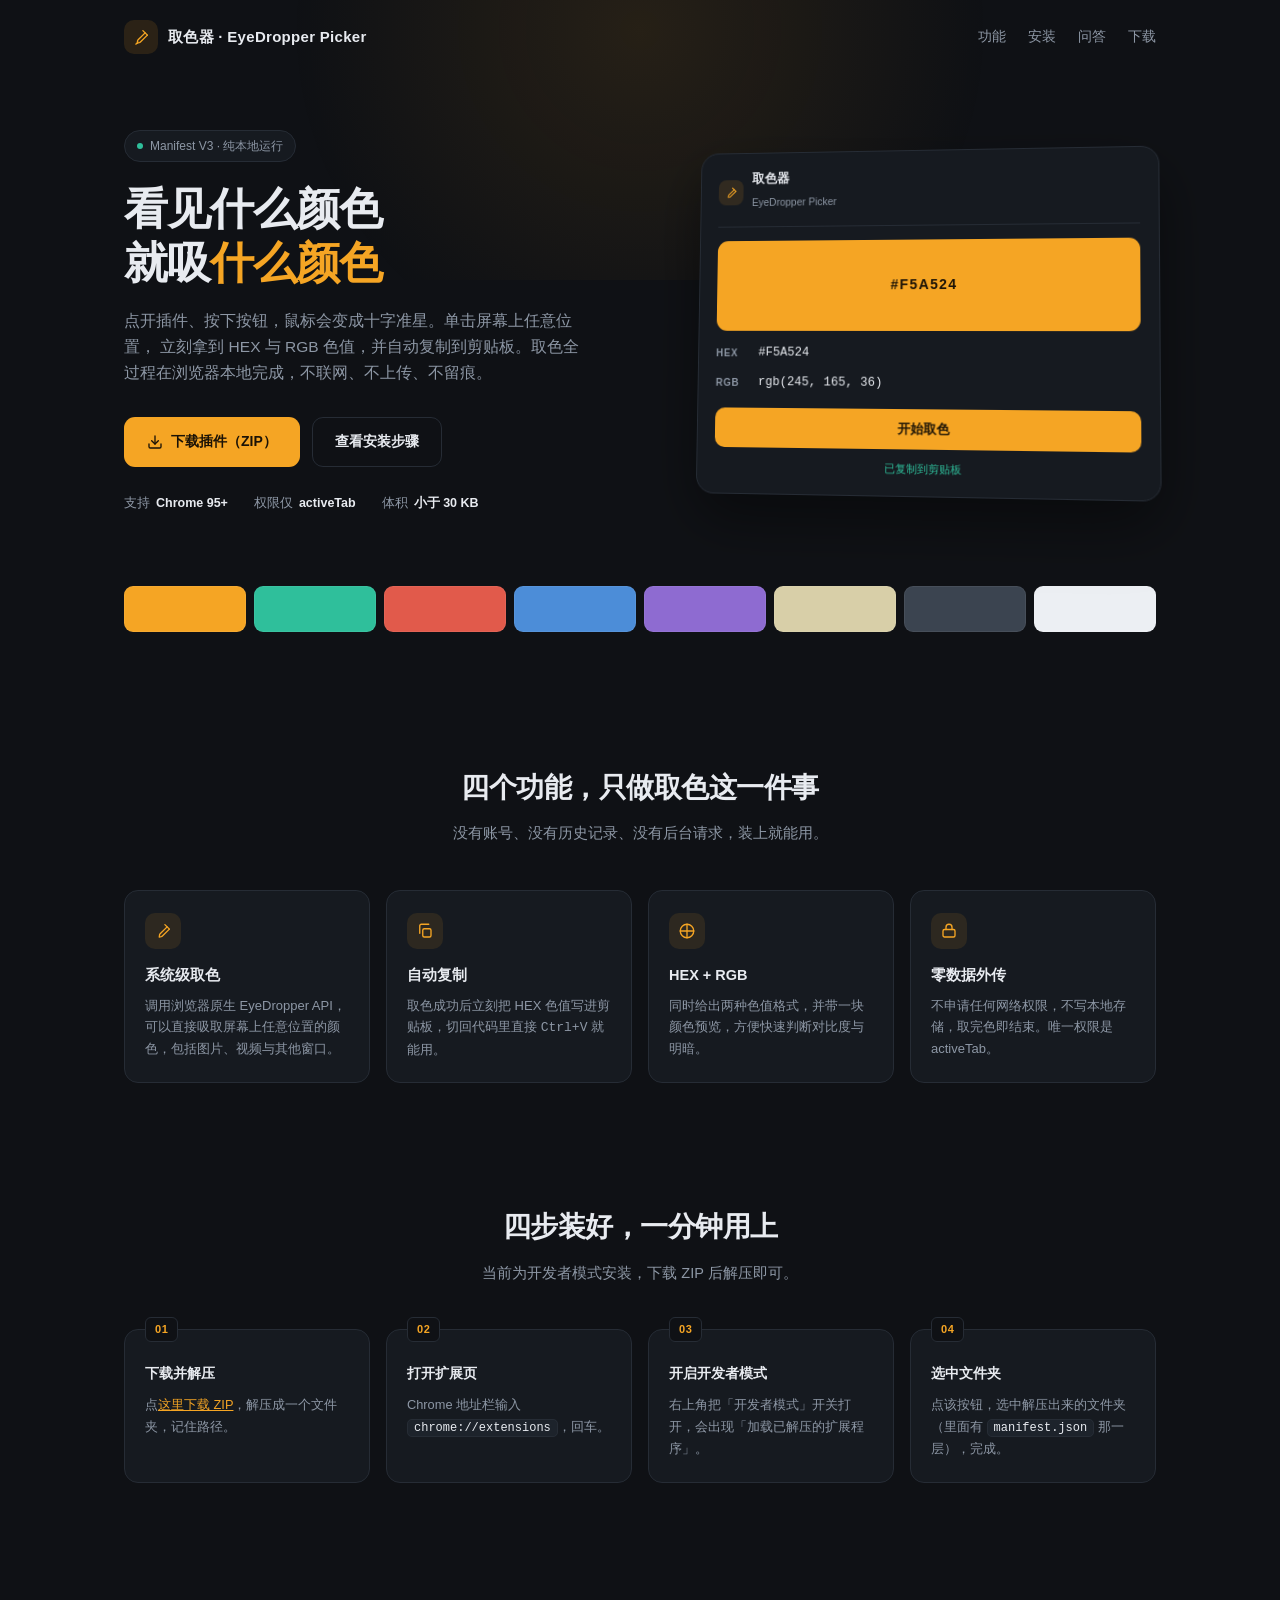
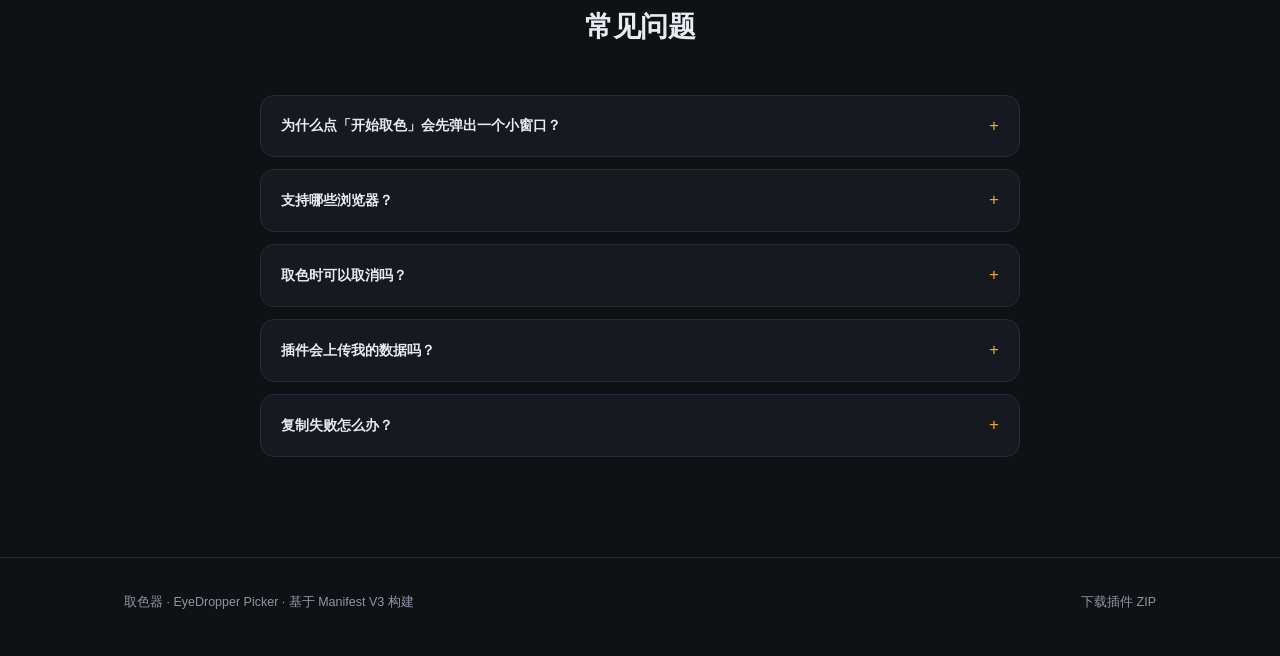
<file: index.html>
<!DOCTYPE html>
<html lang="zh-CN">
<head>
<meta charset="UTF-8" />
<meta name="viewport" content="width=device-width, initial-scale=1.0" />
<title>取色器 · EyeDropper Picker | 一键吸取屏幕颜色</title>
<meta name="description" content="基于 Manifest V3 的浏览器取色插件，一键吸取屏幕上任意位置的颜色，自动复制 HEX / RGB 色值。纯本地运行，不上传任何数据。" />
<style>
  * { box-sizing: border-box; margin: 0; padding: 0; }

  :root {
    --bg: #0f1115;
    --panel: #161a20;
    --panel-2: #1d232b;
    --border: #262c35;
    --text: #e8ebf0;
    --dim: #8d97a5;
    --accent: #f5a524;
    --ok: #2fbf9b;
    --radius: 14px;
  }

  html { scroll-behavior: smooth; }

  body {
    background: var(--bg);
    color: var(--text);
    font-family: -apple-system, BlinkMacSystemFont, "Segoe UI", "PingFang SC",
      "Hiragino Sans GB", "Microsoft YaHei", sans-serif;
    line-height: 1.7;
    -webkit-font-smoothing: antialiased;
    overflow-x: hidden;
  }

  /* 背景里的柔和光斑，不使用蓝紫渐变 */
  body::before {
    content: "";
    position: fixed;
    top: -220px;
    left: 50%;
    transform: translateX(-50%);
    width: 900px;
    height: 500px;
    background: radial-gradient(circle, rgba(245, 165, 36, 0.10) 0%, rgba(245, 165, 36, 0) 68%);
    pointer-events: none;
    z-index: 0;
  }

  .wrap { max-width: 1080px; margin: 0 auto; padding: 0 24px; position: relative; z-index: 1; }

  /* ===== 导航 ===== */
  nav {
    display: flex;
    align-items: center;
    gap: 12px;
    padding: 20px 0;
  }

  .brand { display: flex; align-items: center; gap: 10px; font-weight: 700; font-size: 15px; letter-spacing: .3px; }

  .brand .mark {
    width: 34px; height: 34px; border-radius: 10px;
    background: rgba(245, 165, 36, .12);
    display: grid; place-items: center;
    color: var(--accent);
  }

  .brand svg { width: 18px; height: 18px; }

  nav .links { margin-left: auto; display: flex; gap: 22px; align-items: center; }

  nav a {
    color: var(--dim); text-decoration: none; font-size: 13.5px;
    transition: color .15s;
  }

  nav a:hover { color: var(--text); }

  /* ===== Hero ===== */
  .hero {
    display: grid;
    grid-template-columns: 1.05fr .95fr;
    gap: 56px;
    align-items: center;
    padding: 56px 0 72px;
  }

  .badge {
    display: inline-flex; align-items: center; gap: 7px;
    border: 1px solid var(--border);
    background: var(--panel);
    color: var(--dim);
    font-size: 12px;
    padding: 5px 12px;
    border-radius: 100px;
    margin-bottom: 20px;
  }

  .badge i {
    width: 6px; height: 6px; border-radius: 50%;
    background: var(--ok); display: block;
  }

  h1 {
    font-size: 44px;
    line-height: 1.22;
    letter-spacing: -1px;
    font-weight: 700;
  }

  h1 em {
    font-style: normal;
    color: var(--accent);
  }

  .lead {
    margin-top: 18px;
    color: var(--dim);
    font-size: 15.5px;
    max-width: 460px;
  }

  .actions { display: flex; gap: 12px; margin-top: 30px; flex-wrap: wrap; }

  .btn {
    display: inline-flex; align-items: center; gap: 8px;
    padding: 12px 22px;
    border-radius: 11px;
    font-size: 14px;
    font-weight: 600;
    text-decoration: none;
    transition: all .18s;
    border: 1px solid transparent;
  }

  .btn.primary { background: var(--accent); color: #1a1206; }
  .btn.primary:hover { background: #ffb84d; transform: translateY(-1px); }

  .btn.ghost {
    background: transparent; color: var(--text); border-color: var(--border);
  }
  .btn.ghost:hover { border-color: #39414d; background: var(--panel); }

  .btn svg { width: 16px; height: 16px; }

  .meta { margin-top: 26px; display: flex; gap: 26px; flex-wrap: wrap; color: var(--dim); font-size: 12.5px; }
  .meta span { display: inline-flex; align-items: center; gap: 6px; }
  .meta b { color: var(--text); font-weight: 600; }

  /* ===== 插件界面模拟 ===== */
  .mockup {
    background: var(--panel);
    border: 1px solid var(--border);
    border-radius: 18px;
    padding: 18px;
    box-shadow: 0 24px 60px rgba(0, 0, 0, .45);
    transform: perspective(1000px) rotateY(-6deg) rotateX(3deg);
    transition: transform .5s ease;
  }

  .mockup:hover { transform: perspective(1000px) rotateY(0) rotateX(0); }

  .mock-head { display: flex; align-items: center; gap: 9px; padding-bottom: 13px; border-bottom: 1px solid var(--border); }
  .mock-head .dot { width: 26px; height: 26px; border-radius: 8px; background: rgba(245,165,36,.12); color: var(--accent); display: grid; place-items: center; }
  .mock-head .dot svg { width: 14px; height: 14px; }
  .mock-head strong { font-size: 13px; display: block; line-height: 1.3; }
  .mock-head small { font-size: 10.5px; color: var(--dim); }

  .mock-swatch {
    height: 92px; border-radius: 11px; margin-top: 14px;
    background: #f5a524;
    display: grid; place-items: center;
    font-weight: 700; font-size: 14px; letter-spacing: 1.4px;
    color: #1a1206;
  }

  .mock-values { margin-top: 12px; display: grid; gap: 9px; }
  .mock-row { display: flex; align-items: center; gap: 10px; }
  .mock-row small { width: 34px; font-size: 10px; letter-spacing: .8px; color: var(--dim); font-weight: 700; }
  .mock-row code {
    font-family: "SF Mono", "JetBrains Mono", Consolas, monospace;
    font-size: 12.5px;
  }

  .mock-btn {
    margin-top: 14px; height: 40px; border-radius: 10px;
    background: var(--accent); color: #1a1206;
    display: grid; place-items: center;
    font-size: 13px; font-weight: 700;
  }

  .mock-tip { margin-top: 10px; text-align: center; font-size: 11px; color: var(--ok); }

  /* ===== 色带装饰 ===== */
  .palette { display: grid; grid-template-columns: repeat(8, 1fr); gap: 8px; margin: 0 0 72px; }
  .palette div { height: 46px; border-radius: 9px; border: 1px solid rgba(255,255,255,.06); }

  /* ===== 通用区块 ===== */
  section { padding: 60px 0; }

  .sec-head { text-align: center; max-width: 620px; margin: 0 auto 44px; }
  .sec-head h2 { font-size: 28px; letter-spacing: -.5px; font-weight: 700; }
  .sec-head p { color: var(--dim); margin-top: 10px; font-size: 14.5px; }

  .grid { display: grid; grid-template-columns: repeat(4, 1fr); gap: 16px; }

  .card {
    background: var(--panel);
    border: 1px solid var(--border);
    border-radius: var(--radius);
    padding: 22px 20px;
    transition: border-color .2s, transform .2s;
  }

  .card:hover { border-color: #39414d; transform: translateY(-2px); }

  .card .ico {
    width: 36px; height: 36px; border-radius: 10px;
    background: rgba(245,165,36,.1); color: var(--accent);
    display: grid; place-items: center; margin-bottom: 14px;
  }
  .card .ico svg { width: 18px; height: 18px; }
  .card h3 { font-size: 14.5px; font-weight: 650; margin-bottom: 7px; }
  .card p { font-size: 13px; color: var(--dim); line-height: 1.65; }

  /* ===== 使用步骤 ===== */
  .steps { display: grid; grid-template-columns: repeat(4, 1fr); gap: 16px; counter-reset: step; }

  .step {
    position: relative;
    background: var(--panel);
    border: 1px solid var(--border);
    border-radius: var(--radius);
    padding: 26px 20px 22px;
  }

  .step::before {
    counter-increment: step;
    content: "0" counter(step);
    position: absolute;
    top: -13px; left: 20px;
    background: var(--bg);
    border: 1px solid var(--border);
    color: var(--accent);
    font-size: 11px;
    font-weight: 700;
    letter-spacing: .5px;
    padding: 2px 9px;
    border-radius: 6px;
  }

  .step h3 { font-size: 14px; margin: 6px 0 8px; }
  .step p { font-size: 12.8px; color: var(--dim); }
  .step code {
    background: var(--panel-2); border: 1px solid var(--border);
    padding: 1px 6px; border-radius: 5px;
    font-family: Consolas, monospace; font-size: 12px; color: var(--text);
  }

  /* ===== FAQ ===== */
  .faq { max-width: 760px; margin: 0 auto; display: grid; gap: 12px; }

  details {
    background: var(--panel);
    border: 1px solid var(--border);
    border-radius: var(--radius);
    padding: 16px 20px;
  }

  details[open] { border-color: #39414d; }

  summary {
    cursor: pointer;
    font-size: 13.8px;
    font-weight: 600;
    list-style: none;
    display: flex; align-items: center; justify-content: space-between; gap: 12px;
  }

  summary::-webkit-details-marker { display: none; }
  summary::after { content: "+"; color: var(--accent); font-size: 17px; font-weight: 400; }
  details[open] summary::after { content: "−"; }

  details p { margin-top: 11px; color: var(--dim); font-size: 13px; }

  /* ===== 页脚 ===== */
  footer {
    border-top: 1px solid var(--border);
    padding: 34px 0 44px;
    margin-top: 40px;
  }

  .foot { display: flex; align-items: center; justify-content: space-between; gap: 20px; flex-wrap: wrap; }
  .foot p { color: var(--dim); font-size: 12.5px; }
  .foot a { color: var(--dim); text-decoration: none; font-size: 12.5px; }
  .foot a:hover { color: var(--accent); }

  /* ===== 响应式 ===== */
  @media (max-width: 900px) {
    .hero { grid-template-columns: 1fr; gap: 40px; padding: 36px 0 56px; }
    h1 { font-size: 34px; }
    .mockup { transform: none; }
    .grid { grid-template-columns: repeat(2, 1fr); }
    .steps { grid-template-columns: repeat(2, 1fr); }
    .palette { grid-template-columns: repeat(4, 1fr); }
  }

  @media (max-width: 560px) {
    .wrap { padding: 0 18px; }
    nav .links { display: none; }
    h1 { font-size: 28px; }
    .lead { font-size: 14px; }
    .grid, .steps { grid-template-columns: 1fr; }
    section { padding: 44px 0; }
    .sec-head h2 { font-size: 22px; }
    .actions { flex-direction: column; align-items: stretch; }
    .actions .btn { width: 100%; justify-content: center; }
    .meta { gap: 14px; }
  }
</style>
</head>
<body>

<div class="wrap">
  <!-- 导航 -->
  <nav>
    <div class="brand">
      <span class="mark">
        <svg viewBox="0 0 24 24" fill="none" stroke="currentColor" stroke-width="1.8"
             stroke-linecap="round" stroke-linejoin="round">
          <path d="M14.5 3.5 20.5 9.5" />
          <path d="M17.5 6.5 8.2 15.8a3 3 0 0 0-.8 1.5L7 20l2.7-.4a3 3 0 0 0 1.5-.8l9.3-9.3" />
          <path d="M5.2 21.5c1.2-.5 2.2-1.5 2.7-2.7" />
        </svg>
      </span>
      取色器 · EyeDropper Picker
    </div>
    <div class="links">
      <a href="#features">功能</a>
      <a href="#usage">安装</a>
      <a href="#faq">问答</a>
      <a href="./eyedropper-picker.zip">下载</a>
    </div>
  </nav>

  <!-- Hero -->
  <header class="hero">
    <div>
      <div class="badge"><i></i> Manifest V3 · 纯本地运行</div>
      <h1>看见什么颜色<br />就吸<em>什么颜色</em></h1>
      <p class="lead">
        点开插件、按下按钮，鼠标会变成十字准星。单击屏幕上任意位置，
        立刻拿到 HEX 与 RGB 色值，并自动复制到剪贴板。取色全过程在浏览器本地完成，不联网、不上传、不留痕。
      </p>

      <div class="actions">
        <a class="btn primary" href="./eyedropper-picker.zip" download>
          <svg viewBox="0 0 24 24" fill="none" stroke="currentColor" stroke-width="2"
               stroke-linecap="round" stroke-linejoin="round">
            <path d="M21 15v4a2 2 0 0 1-2 2H5a2 2 0 0 1-2-2v-4" />
            <path d="M7 10l5 5 5-5" />
            <path d="M12 15V3" />
          </svg>
          下载插件（ZIP）
        </a>
        <a class="btn ghost" href="#usage">查看安装步骤</a>
      </div>

      <div class="meta">
        <span>支持 <b>Chrome 95+</b></span>
        <span>权限仅 <b>activeTab</b></span>
        <span>体积 <b>小于 30 KB</b></span>
      </div>
    </div>

    <!-- 插件界面模拟 -->
    <div class="mockup" aria-hidden="true">
      <div class="mock-head">
        <span class="dot">
          <svg viewBox="0 0 24 24" fill="none" stroke="currentColor" stroke-width="1.8"
               stroke-linecap="round" stroke-linejoin="round">
            <path d="M14.5 3.5 20.5 9.5" />
            <path d="M17.5 6.5 8.2 15.8a3 3 0 0 0-.8 1.5L7 20l2.7-.4a3 3 0 0 0 1.5-.8l9.3-9.3" />
          </svg>
        </span>
        <div>
          <strong>取色器</strong>
          <small>EyeDropper Picker</small>
        </div>
      </div>

      <div class="mock-swatch">#F5A524</div>

      <div class="mock-values">
        <div class="mock-row"><small>HEX</small><code>#F5A524</code></div>
        <div class="mock-row"><small>RGB</small><code>rgb(245, 165, 36)</code></div>
      </div>

      <div class="mock-btn">开始取色</div>
      <div class="mock-tip">已复制到剪贴板</div>
    </div>
  </header>

  <!-- 色带 -->
  <div class="palette" aria-hidden="true">
    <div style="background:#F5A524"></div>
    <div style="background:#2FBF9B"></div>
    <div style="background:#E15A4B"></div>
    <div style="background:#4C8DD8"></div>
    <div style="background:#8E6BD1"></div>
    <div style="background:#D8CFA8"></div>
    <div style="background:#3B4450"></div>
    <div style="background:#ECEFF3"></div>
  </div>
</div>

<!-- 功能 -->
<section id="features">
  <div class="wrap">
    <div class="sec-head">
      <h2>四个功能，只做取色这一件事</h2>
      <p>没有账号、没有历史记录、没有后台请求，装上就能用。</p>
    </div>

    <div class="grid">
      <div class="card">
        <span class="ico">
          <svg viewBox="0 0 24 24" fill="none" stroke="currentColor" stroke-width="1.8"
               stroke-linecap="round" stroke-linejoin="round">
            <path d="M14.5 3.5 20.5 9.5" />
            <path d="M17.5 6.5 8.2 15.8a3 3 0 0 0-.8 1.5L7 20l2.7-.4a3 3 0 0 0 1.5-.8l9.3-9.3" />
          </svg>
        </span>
        <h3>系统级取色</h3>
        <p>调用浏览器原生 EyeDropper API，可以直接吸取屏幕上任意位置的颜色，包括图片、视频与其他窗口。</p>
      </div>

      <div class="card">
        <span class="ico">
          <svg viewBox="0 0 24 24" fill="none" stroke="currentColor" stroke-width="1.8"
               stroke-linecap="round" stroke-linejoin="round">
            <rect x="9" y="9" width="11" height="11" rx="2" />
            <path d="M5 15V5a2 2 0 0 1 2-2h10" />
          </svg>
        </span>
        <h3>自动复制</h3>
        <p>取色成功后立刻把 HEX 色值写进剪贴板，切回代码里直接 <code>Ctrl+V</code> 就能用。</p>
      </div>

      <div class="card">
        <span class="ico">
          <svg viewBox="0 0 24 24" fill="none" stroke="currentColor" stroke-width="1.8"
               stroke-linecap="round" stroke-linejoin="round">
            <path d="M12 3v18" /><path d="M3 12h18" />
            <circle cx="12" cy="12" r="9" />
          </svg>
        </span>
        <h3>HEX + RGB</h3>
        <p>同时给出两种色值格式，并带一块颜色预览，方便快速判断对比度与明暗。</p>
      </div>

      <div class="card">
        <span class="ico">
          <svg viewBox="0 0 24 24" fill="none" stroke="currentColor" stroke-width="1.8"
               stroke-linecap="round" stroke-linejoin="round">
            <rect x="4" y="10" width="16" height="10" rx="2" />
            <path d="M8 10V7a4 4 0 0 1 8 0v3" />
          </svg>
        </span>
        <h3>零数据外传</h3>
        <p>不申请任何网络权限，不写本地存储，取完色即结束。唯一权限是 activeTab。</p>
      </div>
    </div>
  </div>
</section>

<!-- 安装步骤 -->
<section id="usage">
  <div class="wrap">
    <div class="sec-head">
      <h2>四步装好，一分钟用上</h2>
      <p>当前为开发者模式安装，下载 ZIP 后解压即可。</p>
    </div>

    <div class="steps">
      <div class="step">
        <h3>下载并解压</h3>
        <p>点<a href="./eyedropper-picker.zip" style="color:var(--accent)">这里下载 ZIP</a>，解压成一个文件夹，记住路径。</p>
      </div>
      <div class="step">
        <h3>打开扩展页</h3>
        <p>Chrome 地址栏输入 <code>chrome://extensions</code>，回车。</p>
      </div>
      <div class="step">
        <h3>开启开发者模式</h3>
        <p>右上角把「开发者模式」开关打开，会出现「加载已解压的扩展程序」。</p>
      </div>
      <div class="step">
        <h3>选中文件夹</h3>
        <p>点该按钮，选中解压出来的文件夹（里面有 <code>manifest.json</code> 那一层），完成。</p>
      </div>
    </div>
  </div>
</section>

<!-- FAQ -->
<section id="faq">
  <div class="wrap">
    <div class="sec-head">
      <h2>常见问题</h2>
    </div>

    <div class="faq">
      <details>
        <summary>为什么点「开始取色」会先弹出一个小窗口？</summary>
        <p>
          直接在小弹窗里调用 EyeDropper 时，浏览器会把焦点交给全屏取色层，
          工具栏弹窗会被系统关闭，取色结果就取不回来了。所以插件改为打开一个独立小窗口来取色，
          窗口不会消失，取完能立刻看到色值并自动复制。
        </p>
      </details>
      <details>
        <summary>支持哪些浏览器？</summary>
        <p>
          需要支持 EyeDropper API 的浏览器，也就是 Chrome 95+、Edge 95+ 及以上版本。
          在旧版浏览器或不支持的浏览器里打开插件，会直接看到「浏览器不支持」提示，不会报错。
        </p>
      </details>
      <details>
        <summary>取色时可以取消吗？</summary>
        <p>可以。取色状态下按 <code>ESC</code> 即可退出，插件会提示「已取消本次取色」，原有颜色不受影响。</p>
      </details>
      <details>
        <summary>插件会上传我的数据吗？</summary>
        <p>
          不会。插件没有申请任何网络权限，也不使用 localStorage 或 chrome.storage，
          所有逻辑都在本地弹窗里完成，取到的颜色用完即弃。
        </p>
      </details>
      <details>
        <summary>复制失败怎么办？</summary>
        <p>
          极少数情况下浏览器会拦截自动写入剪贴板。此时点击「复制色值」按钮手动复制即可，
          两种方式写入的内容完全一致。
        </p>
      </details>
    </div>
  </div>
</section>

<footer>
  <div class="wrap foot">
    <p>取色器 · EyeDropper Picker · 基于 Manifest V3 构建</p>
    <a href="./eyedropper-picker.zip">下载插件 ZIP</a>
  </div>
</footer>

</body>
</html>
</file>
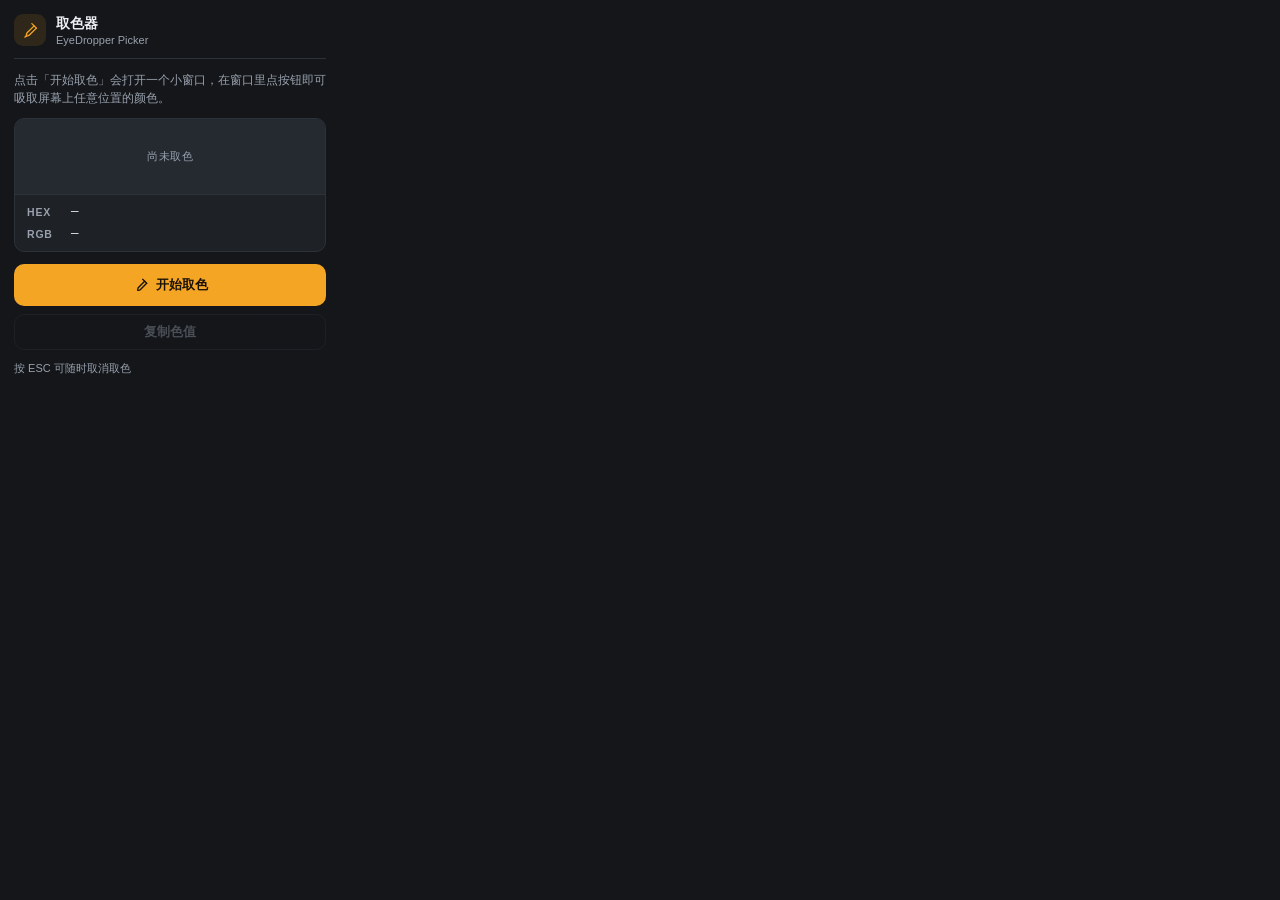
<file: popup.html>
<!DOCTYPE html>
<html lang="zh-CN">
<head>
  <meta charset="UTF-8" />
  <meta name="viewport" content="width=device-width, initial-scale=1.0" />
  <title>取色器</title>
  <link rel="stylesheet" href="popup.css" />
</head>
<body>
  <div class="app">
    <!-- 顶部标题栏 -->
    <header class="topbar">
      <div class="logo" aria-hidden="true">
        <svg viewBox="0 0 24 24" fill="none" stroke="currentColor" stroke-width="1.8"
             stroke-linecap="round" stroke-linejoin="round">
          <path d="M14.5 3.5 20.5 9.5" />
          <path d="M17.5 6.5 8.2 15.8a3 3 0 0 0-.8 1.5L7 20l2.7-.4a3 3 0 0 0 1.5-.8l9.3-9.3" />
          <path d="M5.2 21.5c1.2-.5 2.2-1.5 2.7-2.7" />
        </svg>
      </div>
      <div class="titles">
        <h1>取色器</h1>
        <p>EyeDropper Picker</p>
      </div>
      <button id="closeBtn" class="icon-btn" title="关闭窗口" hidden>✕</button>
    </header>

    <!-- 主体 -->
    <main class="body">
      <!-- 模式提示：action 弹窗里提示会打开取色窗口 -->
      <p class="sub-hint" id="subHint"></p>

      <!-- 颜色预览区 -->
      <section class="preview">
        <div class="swatch" id="swatch">
          <span class="swatch-text" id="swatchText">尚未取色</span>
        </div>

        <div class="values">
          <div class="value-row">
            <span class="label">HEX</span>
            <code id="hexValue">—</code>
          </div>
          <div class="value-row">
            <span class="label">RGB</span>
            <code id="rgbValue">—</code>
          </div>
        </div>
      </section>

      <!-- 操作按钮 -->
      <button id="pickBtn" class="btn primary" type="button">
        <svg viewBox="0 0 24 24" fill="none" stroke="currentColor" stroke-width="2"
             stroke-linecap="round" stroke-linejoin="round" aria-hidden="true">
          <path d="M14.5 3.5 20.5 9.5" />
          <path d="M17.5 6.5 8.2 15.8a3 3 0 0 0-.8 1.5L7 20l2.7-.4a3 3 0 0 0 1.5-.8l9.3-9.3" />
        </svg>
        <span id="pickBtnText">开始取色</span>
      </button>

      <button id="copyBtn" class="btn secondary" type="button" disabled>
        复制色值
      </button>

      <!-- 状态 / 提示文字 -->
      <p class="tip" id="tip">按 ESC 可随时取消取色</p>
    </main>
  </div>

  <script src="popup.js"></script>
</body>
</html>
</file>
<file: popup.css>
/* ===== 全局 ===== */
* {
  box-sizing: border-box;
  margin: 0;
  padding: 0;
}

:root {
  --bg: #14161a;
  --panel: #1e2126;
  --panel-2: #252a31;
  --border: #2c323a;
  --text: #eceff3;
  --text-dim: #98a1ad;
  --accent: #f5a524;
  --accent-hover: #ffb84d;
  --ok: #2fbf9b;
  --warn: #f5a524;
  --err: #ef5f5f;
  --radius: 10px;
}

body {
  width: 340px;
  background: var(--bg);
  color: var(--text);
  font-family: -apple-system, BlinkMacSystemFont, "Segoe UI", "PingFang SC",
    "Hiragino Sans GB", "Microsoft YaHei", sans-serif;
  font-size: 13px;
  -webkit-font-smoothing: antialiased;
}

/* 独立窗口模式下窗口更宽，内容居中 */
body.detached {
  width: 100%;
  height: 100vh;
  display: flex;
  align-items: center;
  justify-content: center;
}

body.detached .app {
  width: 380px;
}

.app {
  padding: 14px;
}

/* ===== 顶部标题栏 ===== */
.topbar {
  display: flex;
  align-items: center;
  gap: 10px;
  padding-bottom: 12px;
  border-bottom: 1px solid var(--border);
}

.logo {
  display: grid;
  place-items: center;
  width: 32px;
  height: 32px;
  border-radius: 9px;
  background: rgba(245, 165, 36, 0.12);
  color: var(--accent);
  flex-shrink: 0;
}

.logo svg {
  width: 18px;
  height: 18px;
}

.titles h1 {
  font-size: 14px;
  font-weight: 600;
  letter-spacing: 0.2px;
}

.titles p {
  font-size: 11px;
  color: var(--text-dim);
  margin-top: 1px;
}

.icon-btn {
  margin-left: auto;
  width: 26px;
  height: 26px;
  border: 1px solid var(--border);
  border-radius: 7px;
  background: transparent;
  color: var(--text-dim);
  font-size: 12px;
  cursor: pointer;
  transition: all 0.15s;
}

.icon-btn:hover {
  color: var(--text);
  border-color: #3d454f;
}

/* ===== 主体 ===== */
.body {
  padding-top: 12px;
}

.sub-hint {
  font-size: 11.5px;
  line-height: 1.6;
  color: var(--text-dim);
  margin-bottom: 10px;
}

/* ===== 颜色预览 ===== */
.preview {
  border: 1px solid var(--border);
  border-radius: var(--radius);
  overflow: hidden;
  background: var(--panel);
}

.swatch {
  height: 76px;
  display: grid;
  place-items: center;
  background: var(--panel-2);
  border-bottom: 1px solid var(--border);
  transition: background-color 0.25s ease;
}

.swatch-text {
  font-size: 11px;
  color: var(--text-dim);
  letter-spacing: 0.5px;
}

.swatch.has-color .swatch-text {
  color: inherit;
  font-weight: 600;
  font-size: 13px;
  letter-spacing: 1px;
}

.values {
  padding: 10px 12px;
  display: grid;
  gap: 8px;
}

.value-row {
  display: flex;
  align-items: center;
  gap: 10px;
}

.label {
  width: 34px;
  font-size: 10.5px;
  font-weight: 600;
  letter-spacing: 0.8px;
  color: var(--text-dim);
  flex-shrink: 0;
}

.value-row code {
  font-family: "SF Mono", "JetBrains Mono", Consolas, "Courier New", monospace;
  font-size: 12.5px;
  color: var(--text);
}

/* ===== 按钮 ===== */
.btn {
  width: 100%;
  border: none;
  border-radius: var(--radius);
  font-family: inherit;
  font-size: 13px;
  font-weight: 600;
  cursor: pointer;
  transition: all 0.15s;
}

.btn.primary {
  margin-top: 12px;
  height: 42px;
  display: flex;
  align-items: center;
  justify-content: center;
  gap: 7px;
  background: var(--accent);
  color: #1a1206;
}

.btn.primary svg {
  width: 16px;
  height: 16px;
}

.btn.primary:hover {
  background: var(--accent-hover);
}

.btn.primary:active {
  transform: translateY(1px);
}

.btn.primary:focus-visible {
  outline: 2px solid #fff;
  outline-offset: 2px;
}

.btn.secondary {
  margin-top: 8px;
  height: 36px;
  background: transparent;
  color: var(--text-dim);
  border: 1px solid var(--border);
}

.btn.secondary:hover:not(:disabled) {
  color: var(--text);
  border-color: #3d454f;
  background: var(--panel);
}

.btn:disabled {
  opacity: 0.4;
  cursor: not-allowed;
}

/* ===== 提示文字 ===== */
.tip {
  margin-top: 10px;
  font-size: 11px;
  line-height: 1.6;
  color: var(--text-dim);
  min-height: 18px;
}

.tip.ok {
  color: var(--ok);
}

.tip.warn {
  color: var(--warn);
}

.tip.err {
  color: var(--err);
}
</file>
